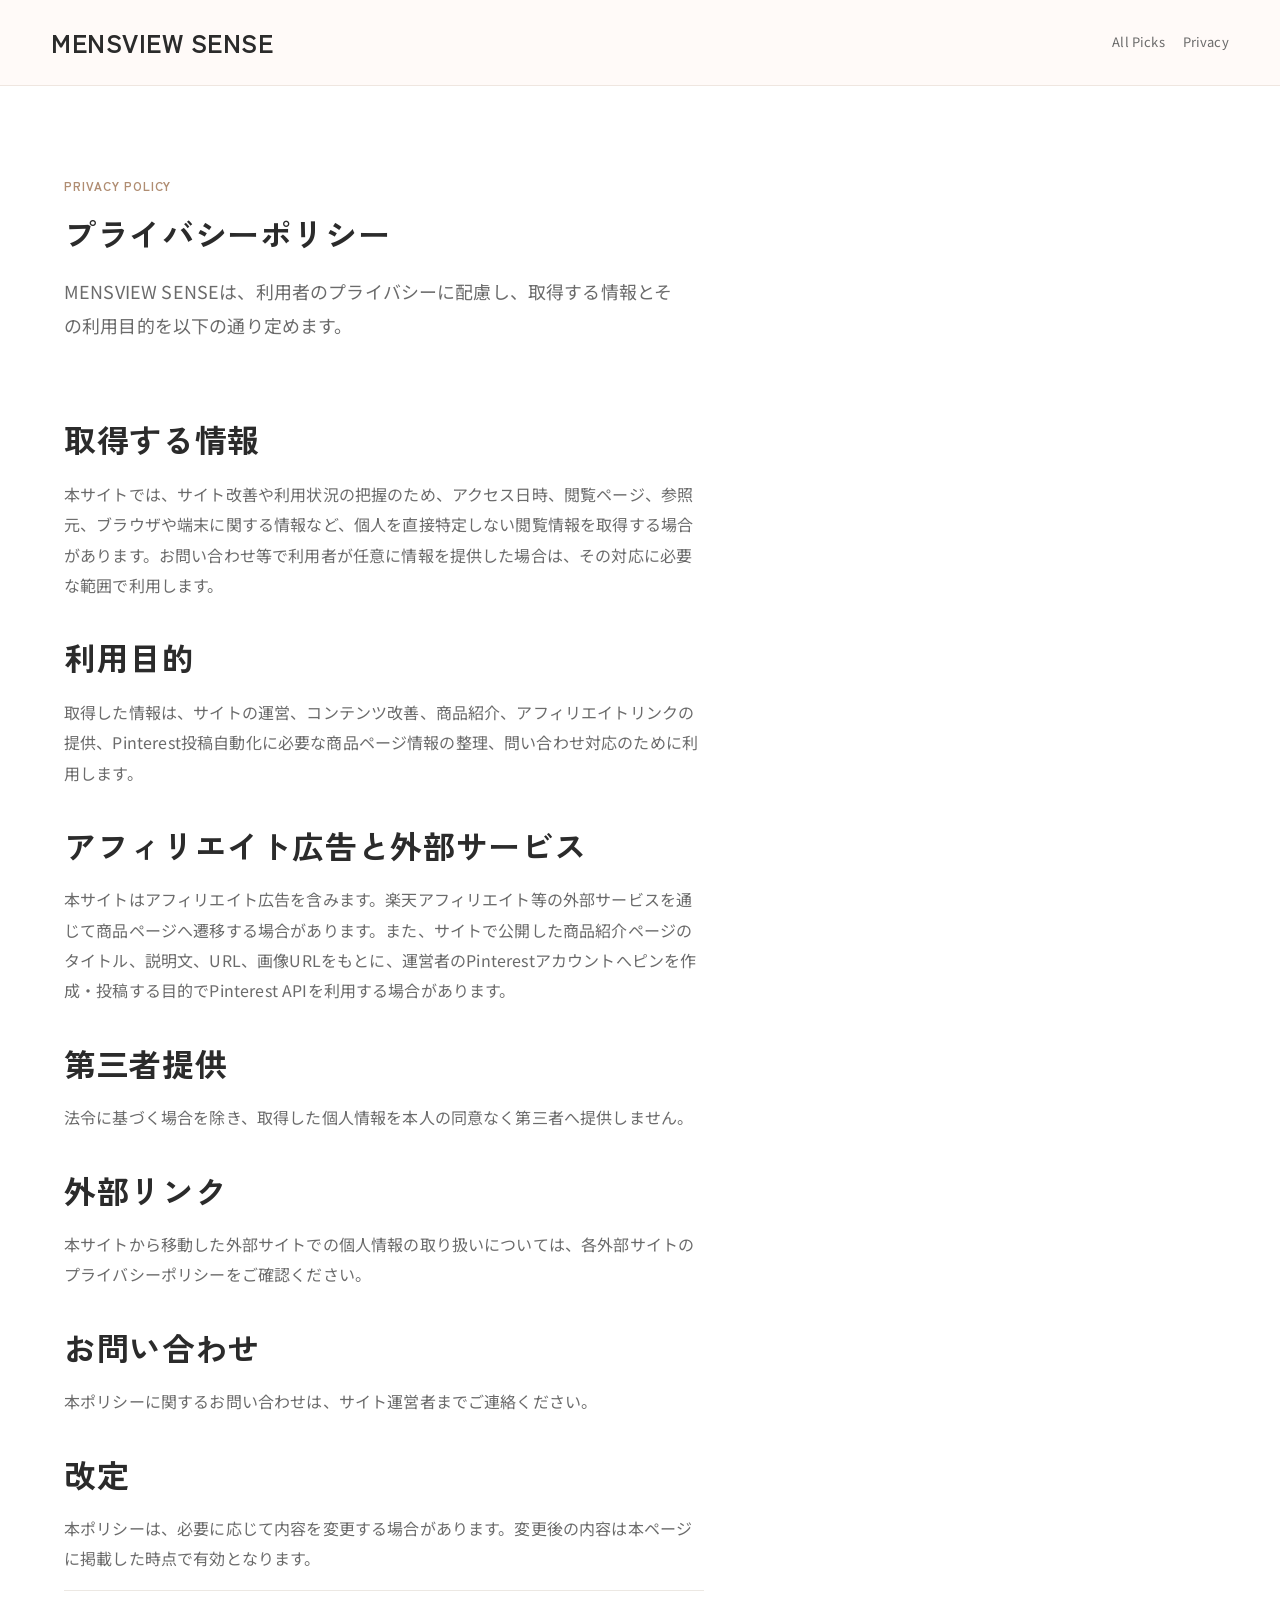
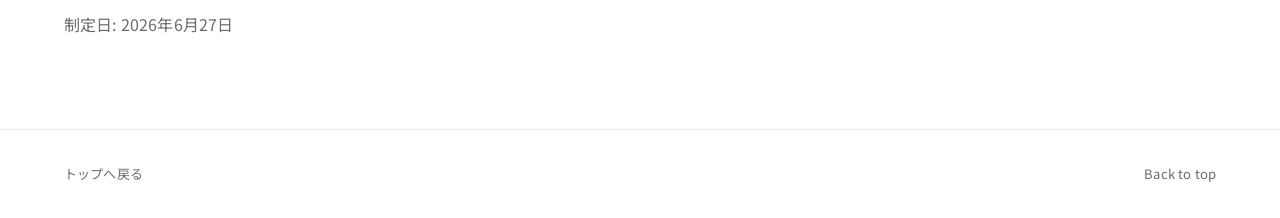
<file: privacy.html>
<!DOCTYPE html>
<html lang="ja">
<head>
  <meta charset="UTF-8">
  <meta name="viewport" content="width=device-width, initial-scale=1.0">
  <meta name="description" content="MENSVIEW SENSEのプライバシーポリシー。">
  <title>Privacy Policy | MENSVIEW SENSE</title>
  <link rel="preconnect" href="https://fonts.googleapis.com">
  <link rel="preconnect" href="https://fonts.gstatic.com" crossorigin>
  <link href="https://fonts.googleapis.com/css2?family=Zen+Kaku+Gothic+New:wght@500;700&family=Noto+Sans+JP:wght@400;500&display=swap" rel="stylesheet">
  <link rel="stylesheet" href="assets/css/styles.css">
</head>
<body id="top">
  <header class="site-header" data-header>
    <a class="brand" href="index.html">MENSVIEW SENSE</a>
    <nav class="nav" aria-label="サイト内">
      <a href="index.html#latest">All Picks</a>
      <a href="privacy.html">Privacy</a>
    </nav>
  </header>

  <main class="legal-page">
    <section class="legal-hero">
      <p class="eyebrow">Privacy Policy</p>
      <h1>プライバシーポリシー</h1>
      <p class="lead">MENSVIEW SENSEは、利用者のプライバシーに配慮し、取得する情報とその利用目的を以下の通り定めます。</p>
    </section>

    <section class="legal-body">
      <h2>取得する情報</h2>
      <p>本サイトでは、サイト改善や利用状況の把握のため、アクセス日時、閲覧ページ、参照元、ブラウザや端末に関する情報など、個人を直接特定しない閲覧情報を取得する場合があります。お問い合わせ等で利用者が任意に情報を提供した場合は、その対応に必要な範囲で利用します。</p>

      <h2>利用目的</h2>
      <p>取得した情報は、サイトの運営、コンテンツ改善、商品紹介、アフィリエイトリンクの提供、Pinterest投稿自動化に必要な商品ページ情報の整理、問い合わせ対応のために利用します。</p>

      <h2>アフィリエイト広告と外部サービス</h2>
      <p>本サイトはアフィリエイト広告を含みます。楽天アフィリエイト等の外部サービスを通じて商品ページへ遷移する場合があります。また、サイトで公開した商品紹介ページのタイトル、説明文、URL、画像URLをもとに、運営者のPinterestアカウントへピンを作成・投稿する目的でPinterest APIを利用する場合があります。</p>

      <h2>第三者提供</h2>
      <p>法令に基づく場合を除き、取得した個人情報を本人の同意なく第三者へ提供しません。</p>

      <h2>外部リンク</h2>
      <p>本サイトから移動した外部サイトでの個人情報の取り扱いについては、各外部サイトのプライバシーポリシーをご確認ください。</p>

      <h2>お問い合わせ</h2>
      <p>本ポリシーに関するお問い合わせは、サイト運営者までご連絡ください。</p>

      <h2>改定</h2>
      <p>本ポリシーは、必要に応じて内容を変更する場合があります。変更後の内容は本ページに掲載した時点で有効となります。</p>

      <p class="legal-updated">制定日: 2026年6月27日</p>
    </section>
  </main>

  <footer class="footer">
    <a href="index.html">トップへ戻る</a>
    <a href="#top" data-back-top>Back to top</a>
  </footer>
  <script src="assets/js/main.js"></script>
</body>
</html>
</file>
<file: assets/css/styles.css>
:root {
  --font-head: "Zen Kaku Gothic New", "Noto Sans JP", sans-serif;
  --font-body: "Noto Sans JP", sans-serif;
  --ink: #2b2b2b;
  --muted: #6b6b6b;
  --sub: #6b6b6b;
  --line: #ece8e3;
  --paper: #ffffff;
  --soft: #f7f3ef;
  --accent: #b08d72;
  --rose: #b08d72;
  --sage: #8d9b84;
  --champagne: #d7b978;
  --shadow: 0 18px 50px rgba(86, 62, 52, .12);
  --measure: 640px;
}

* { box-sizing: border-box; }
html { scroll-behavior: smooth; }
body {
  margin: 0;
  color: var(--ink);
  background: var(--paper);
  font-family: var(--font-body);
  line-height: 1.9;
  font-size: 16px;
  letter-spacing: .01em;
}
a { color: inherit; text-decoration: none; }
img { display: block; width: 100%; height: 100%; object-fit: cover; }

.site-header {
  position: sticky;
  top: 0;
  z-index: 10;
  display: flex;
  align-items: center;
  justify-content: space-between;
  gap: 24px;
  padding: 18px clamp(18px, 4vw, 64px);
  background: rgba(255, 250, 247, .88);
  border-bottom: 1px solid rgba(234, 223, 217, .75);
  backdrop-filter: blur(16px);
}
.brand {
  font-family: var(--font-head);
  font-weight: 700;
  font-size: clamp(18px, 2vw, 26px);
  letter-spacing: .02em;
}
.nav { display: flex; flex-wrap: wrap; gap: 8px 18px; font-size: 13px; color: var(--muted); }
.nav a:hover { color: var(--rose); }

.hero {
  min-height: calc(100vh - 72px);
  display: grid;
  grid-template-columns: minmax(0, .9fr) minmax(320px, 1.1fr);
  gap: clamp(28px, 5vw, 70px);
  align-items: center;
  padding: clamp(42px, 7vw, 92px) clamp(18px, 5vw, 72px) 42px;
}
.hero__copy { max-width: 650px; }
.eyebrow {
  margin: 0 0 12px;
  color: var(--rose);
  font-size: 12px;
  font-weight: 700;
  font-family: var(--font-head);
  letter-spacing: .08em;
  text-transform: uppercase;
}
h1, h2, h3 {
  margin: 0;
  font-family: var(--font-head);
  font-weight: 700;
  line-height: 1.45;
  letter-spacing: .02em;
  max-width: var(--measure);
  text-wrap: balance;
  word-break: auto-phrase;
}
h1 { font-size: clamp(1.5rem, 5vw, 2rem); }
h2 { font-size: clamp(1.25rem, 4vw, 1.6rem); margin-top: 2.4em; }
h3 { font-size: clamp(1.05rem, 3vw, 1.2rem); font-weight: 500; }
p, li { max-width: var(--measure); overflow-wrap: break-word; }
.lead { max-width: 620px; color: var(--muted); font-size: clamp(16px, 1.4vw, 19px); }
.hero__actions { display: flex; flex-wrap: wrap; gap: 12px; margin-top: 30px; }
.button, .small-button {
  display: inline-flex;
  align-items: center;
  justify-content: center;
  min-height: 46px;
  padding: 0 22px;
  border: 1px solid var(--ink);
  border-radius: 999px;
  background: var(--ink);
  color: #fff;
  font-family: var(--font-head);
  font-weight: 700;
  cursor: pointer;
  transition: transform .2s ease, background .2s ease, color .2s ease;
}
.button:hover, .small-button:hover { transform: translateY(-2px); background: var(--rose); border-color: var(--rose); }
.button--ghost { background: transparent; color: var(--ink); }
.hero__visual {
  height: min(68vh, 760px);
  min-height: 460px;
  border-radius: 28px;
  overflow: hidden;
  box-shadow: var(--shadow);
}

.intro-strip {
  margin: 0 clamp(18px, 5vw, 72px);
  padding: 24px 0;
  border-top: 1px solid var(--line);
  border-bottom: 1px solid var(--line);
  display: flex;
  align-items: center;
  justify-content: space-between;
  gap: 18px;
}
.intro-strip h2 {
  margin: 0 0 10px;
  font-size: clamp(22px, 2.4vw, 34px);
}
.intro-strip p { max-width: 780px; margin: 0; color: var(--muted); }
.small-button { min-height: 40px; border-color: var(--rose); background: var(--rose); white-space: nowrap; }

.ad-disclosure {
  margin: 18px clamp(18px, 5vw, 72px) 0;
  padding: 12px 16px;
  border: 1px solid var(--line);
  border-radius: 8px;
  background: #fffdfb;
  color: var(--muted);
  font-size: 13px;
}
.ad-disclosure p { margin: 0; }

.section { padding: clamp(48px, 7vw, 92px) clamp(18px, 5vw, 72px); }
.section__heading { display: flex; align-items: end; justify-content: space-between; gap: 20px; margin-bottom: 28px; }
.product-grid {
  display: grid;
  grid-template-columns: repeat(4, minmax(0, 1fr));
  gap: 22px;
}
.product-card {
  min-width: 0;
  background: #fffdfb;
  border: 1px solid rgba(234, 223, 217, .9);
  border-radius: 8px;
  overflow: hidden;
  transition: transform .25s ease, box-shadow .25s ease;
}
.product-card:hover { transform: translateY(-4px); box-shadow: var(--shadow); }
.product-card__media {
  position: relative;
  aspect-ratio: 4 / 5;
  overflow: hidden;
}
.product-card__media img { transition: transform .45s ease; }
.product-card:hover img { transform: scale(1.05); }
.product-card__media span {
  position: absolute;
  left: 14px;
  bottom: 14px;
  padding: 6px 10px;
  border-radius: 999px;
  background: rgba(255, 250, 247, .9);
  font-size: 12px;
  color: var(--rose);
}
.product-card__body { padding: 18px; }
.product-card__body p:last-child { color: var(--muted); margin-bottom: 0; font-size: 14px; }
.product-card__meta {
  padding-top: 10px;
  border-top: 1px solid var(--line);
  font-size: 12px;
  color: var(--rose);
}

.magazine {
  display: grid;
  grid-template-columns: minmax(0, .9fr) minmax(0, 1fr);
  gap: clamp(24px, 5vw, 80px);
  align-items: end;
  background: linear-gradient(90deg, var(--soft), transparent);
}
.magazine p:last-child { color: var(--muted); max-width: 680px; }

.category-bands {
  display: grid;
  gap: 12px;
}
.category-band {
  display: grid;
  grid-template-columns: 180px minmax(180px, 320px) minmax(0, 1fr);
  gap: 22px;
  align-items: center;
  padding: 20px 0;
  border-bottom: 1px solid var(--line);
}
.category-band span { color: var(--rose); font-size: 13px; font-weight: 700; }
.category-band strong { font-family: var(--font-head); font-size: 24px; font-weight: 700; }
.category-band em { color: var(--muted); font-style: normal; }

.product-hero {
  display: grid;
  grid-template-columns: minmax(300px, .95fr) minmax(0, 1.05fr);
  gap: clamp(28px, 5vw, 70px);
  padding: clamp(42px, 7vw, 92px) clamp(18px, 5vw, 72px);
  align-items: center;
}
.product-hero__image {
  aspect-ratio: 4 / 5;
  border-radius: 28px;
  overflow: hidden;
  box-shadow: var(--shadow);
}
.facts {
  display: grid;
  gap: 12px;
  margin: 26px 0;
}
.facts div { padding: 14px 0; border-top: 1px solid var(--line); }
.facts dt { color: var(--rose); font-size: 12px; font-weight: 700; }
.facts dd { margin: 2px 0 0; color: var(--muted); }
.detail-section { padding: clamp(42px, 7vw, 82px) clamp(18px, 5vw, 72px); background: #fffdfb; }
.detail-grid { display: grid; grid-template-columns: repeat(3, minmax(0, 1fr)); gap: 22px; margin-top: 26px; }
.detail-grid > div { border-top: 1px solid var(--line); padding-top: 18px; }
.detail-grid p { color: var(--muted); }
.lp-hero .lead {
  color: var(--ink);
  font-size: clamp(18px, 1.8vw, 24px);
}
.editor-note {
  margin: 18px 0 0;
  padding: 16px 18px;
  border-left: 3px solid var(--rose);
  background: #fffdfb;
  color: var(--muted);
}
.lp-section {
  padding: clamp(42px, 7vw, 82px) clamp(18px, 5vw, 72px);
}
.lp-section > p {
  max-width: 860px;
  color: var(--muted);
  font-size: 17px;
}
.ai-scene {
  max-width: min(980px, 100%);
  margin: 28px 0 0;
}
.ai-scene img {
  aspect-ratio: 3 / 2;
  border-radius: 8px;
  object-fit: cover;
  background: #f4f1ee;
}
.ai-scene figcaption {
  margin-top: 8px;
  color: rgba(107, 107, 107, .68);
  font-size: 12px;
  line-height: 1.6;
}
.lp-problem {
  background: #fffdfb;
}
.lp-problem h2,
.lp-section h2 {
  max-width: 900px;
  margin-bottom: 18px;
}
.lp-split {
  display: grid;
  grid-template-columns: minmax(0, 1fr) minmax(280px, 380px);
  gap: clamp(24px, 5vw, 70px);
  align-items: start;
}
.benefit-list,
.check-list,
.scene-grid ul {
  display: grid;
  gap: 12px;
  margin: 24px 0 0;
  padding: 0;
  list-style: none;
}
.benefit-list li,
.check-list li,
.scene-grid li {
  position: relative;
  padding: 14px 0 14px 28px;
  border-top: 1px solid var(--line);
  color: var(--muted);
}
.benefit-list li::before,
.check-list li::before,
.scene-grid li::before {
  content: "";
  position: absolute;
  left: 0;
  top: 24px;
  width: 9px;
  height: 9px;
  border-radius: 999px;
  background: var(--rose);
}
.benefit-list span {
  display: block;
  color: var(--ink);
  font-family: var(--font-head);
  font-weight: 700;
}
.benefit-list p {
  margin: 4px 0 0;
  color: var(--muted);
}
.rakuten-card {
  border: 1px solid var(--line);
  border-radius: 16px;
  padding: 1.4em 1.6em;
  max-width: var(--measure);
}
.proof-card {
  position: sticky;
  top: 96px;
  padding: 24px;
  border: 1px solid var(--line);
  border-radius: 8px;
  background: #fffdfb;
  box-shadow: var(--shadow);
}
.proof-grid {
  display: grid;
  gap: 14px;
  margin: 18px 0 22px;
}
.proof-grid div {
  padding-bottom: 12px;
  border-bottom: 1px solid var(--line);
}
.proof-grid span {
  display: block;
  color: var(--rose);
  font-size: 12px;
  font-weight: 700;
}
.proof-grid strong {
  display: block;
  margin-top: 3px;
  font-weight: 600;
}
.scene-grid {
  display: grid;
  grid-template-columns: repeat(3, minmax(0, 1fr));
  gap: 22px;
  margin-top: 26px;
}
.scene-grid > div {
  border-top: 1px solid var(--line);
  padding-top: 18px;
}
.scene-grid p {
  color: var(--muted);
}
.gallery-grid {
  display: grid;
  grid-template-columns: repeat(3, minmax(0, 1fr));
  gap: 18px;
  margin-top: 24px;
}
.gallery-grid figure {
  aspect-ratio: 4 / 5;
  margin: 0;
  overflow: hidden;
  border-radius: 8px;
  background: #fffdfb;
}
.faq-list {
  display: grid;
  gap: 12px;
  max-width: 900px;
  margin-top: 24px;
}
.faq-list details {
  border-top: 1px solid var(--line);
  padding: 18px 0;
}
.faq-list summary {
  cursor: pointer;
  font-family: var(--font-head);
  font-size: 22px;
  font-weight: 700;
}
.faq-list p {
  margin: 12px 0 0;
  color: var(--muted);
}
.cta-panel {
  margin: clamp(42px, 7vw, 82px) clamp(18px, 5vw, 72px);
  padding: clamp(32px, 5vw, 58px);
  border-radius: 8px;
  background: var(--soft);
}
.cta-panel p { max-width: 680px; color: var(--muted); }

.legal-page {
  padding: clamp(42px, 7vw, 92px) clamp(18px, 5vw, 72px);
}
.legal-hero {
  max-width: 860px;
  margin-bottom: clamp(32px, 5vw, 56px);
}
.legal-body {
  max-width: 920px;
  display: grid;
  gap: 16px;
}
.legal-body h2 {
  margin-top: 18px;
  font-size: clamp(22px, 2.5vw, 34px);
}
.legal-body p {
  margin: 0;
  color: var(--muted);
}
.legal-updated {
  padding-top: 18px;
  border-top: 1px solid var(--line);
}

.footer {
  display: flex;
  justify-content: space-between;
  gap: 18px;
  padding: 32px clamp(18px, 5vw, 72px);
  border-top: 1px solid var(--line);
  color: var(--muted);
  font-size: 13px;
}
.reveal { opacity: 1; transform: translateY(0); transition: transform .45s ease; }
.reveal.is-visible { transform: translateY(0); }

@media (max-width: 1000px) {
  .hero, .product-hero, .magazine, .lp-split { grid-template-columns: 1fr; }
  .hero__visual { min-height: 360px; height: 50vh; }
  .product-grid { grid-template-columns: repeat(2, minmax(0, 1fr)); }
  .detail-grid, .scene-grid { grid-template-columns: 1fr; }
  .proof-card { position: static; }
  .gallery-grid { grid-template-columns: repeat(2, minmax(0, 1fr)); }
}
@media (max-width: 680px) {
  .site-header { align-items: flex-start; flex-direction: column; }
  .hero { min-height: auto; }
  .hero__visual { min-height: 280px; border-radius: 18px; }
  .intro-strip, .section__heading, .footer { align-items: flex-start; flex-direction: column; }
  .product-grid { grid-template-columns: 1fr; }
  .gallery-grid { grid-template-columns: 1fr; }
  .category-band { grid-template-columns: 1fr; gap: 4px; }
  .product-hero__image { border-radius: 18px; }
}
</file>
